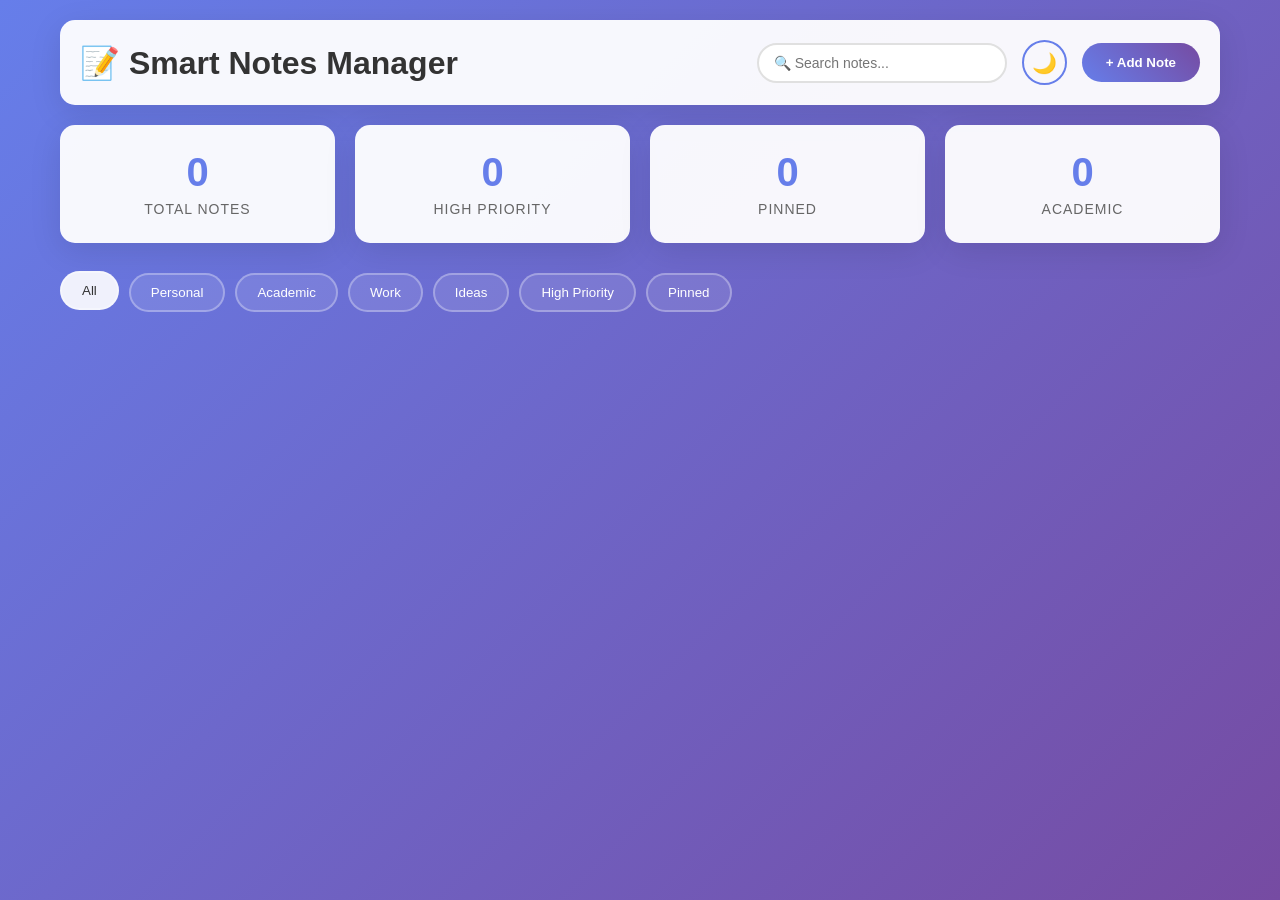
<file: project 6 Notes App/index.html>
<!DOCTYPE html>
<html lang="en">
<head>
    <meta charset="UTF-8">
    <meta name="viewport" content="width=device-width, initial-scale=1.0">
    <title>Smart Notes Manager</title>
    <link rel="stylesheet" href="style.css">
</head>
<body>
    <div class="container">
        <header>
            <h1>📝 Smart Notes Manager</h1>
            <div class="header-controls">
                <input type="text" id="searchBar" placeholder="🔍 Search notes..." oninput="searchNotes()">
                <button class="theme-toggle" onclick="toggleTheme()">🌙</button>
                <button class="btn-primary" onclick="openModal()">+ Add Note</button>
            </div>
        </header>

        <div class="dashboard">
            <div class="stat-card">
                <span class="stat-value" id="totalNotes">0</span>
                <span class="stat-label">Total Notes</span>
            </div>
            <div class="stat-card">
                <span class="stat-value" id="highPriority">0</span>
                <span class="stat-label">High Priority</span>
            </div>
            <div class="stat-card">
                <span class="stat-value" id="pinnedNotes">0</span>
                <span class="stat-label">Pinned</span>
            </div>
            <div class="stat-card">
                <span class="stat-value" id="academicNotes">0</span>
                <span class="stat-label">Academic</span>
            </div>
        </div>

        <div class="filter-section">
            <button class="filter-btn active" onclick="filterNotes('all')">All</button>
            <button class="filter-btn" onclick="filterNotes('personal')">Personal</button>
            <button class="filter-btn" onclick="filterNotes('academic')">Academic</button>
            <button class="filter-btn" onclick="filterNotes('work')">Work</button>
            <button class="filter-btn" onclick="filterNotes('ideas')">Ideas</button>
            <button class="filter-btn" onclick="filterNotes('high')">High Priority</button>
            <button class="filter-btn" onclick="filterNotes('pinned')">Pinned</button>
        </div>

        <div id="notesContainer" class="notes-grid"></div>
    </div>

    <!-- Modal -->
    <div id="noteModal" class="modal">
        <div class="modal-content">
            <span class="close" onclick="closeModal()">&times;</span>
            <h2 id="modalTitle">Add New Note</h2>
            <form id="noteForm" onsubmit="saveNote(event)">
                <div class="form-group">
                    <label>Title *</label>
                    <input type="text" id="noteTitle" placeholder="Enter note title" required>
                </div>
                <div class="form-group">
                    <label>Description * (min 10 characters)</label>
                    <textarea id="noteDescription" placeholder="Enter note description..." rows="5" required></textarea>
                    <span class="char-count" id="charCount">0 characters</span>
                </div>
                <div class="form-row">
                    <div class="form-group">
                        <label>Category</label>
                        <select id="noteCategory">
                            <option value="personal">Personal</option>
                            <option value="academic">Academic</option>
                            <option value="work">Work</option>
                            <option value="ideas">Ideas</option>
                        </select>
                    </div>
                    <div class="form-group">
                        <label>Priority</label>
                        <select id="notePriority">
                            <option value="low">Low</option>
                            <option value="medium">Medium</option>
                            <option value="high">High</option>
                        </select>
                    </div>
                </div>
                <div class="form-group">
                    <label>Tags (comma separated)</label>
                    <input type="text" id="noteTags" placeholder="e.g., DBMS, Exam, Project">
                </div>
                <div class="modal-actions">
                    <button type="button" class="btn-secondary" onclick="closeModal()">Cancel</button>
                    <button type="submit" class="btn-primary">Save Note</button>
                </div>
            </form>
        </div>
    </div>

    <script src="script.js"></script>
</body>
</html>
</file>
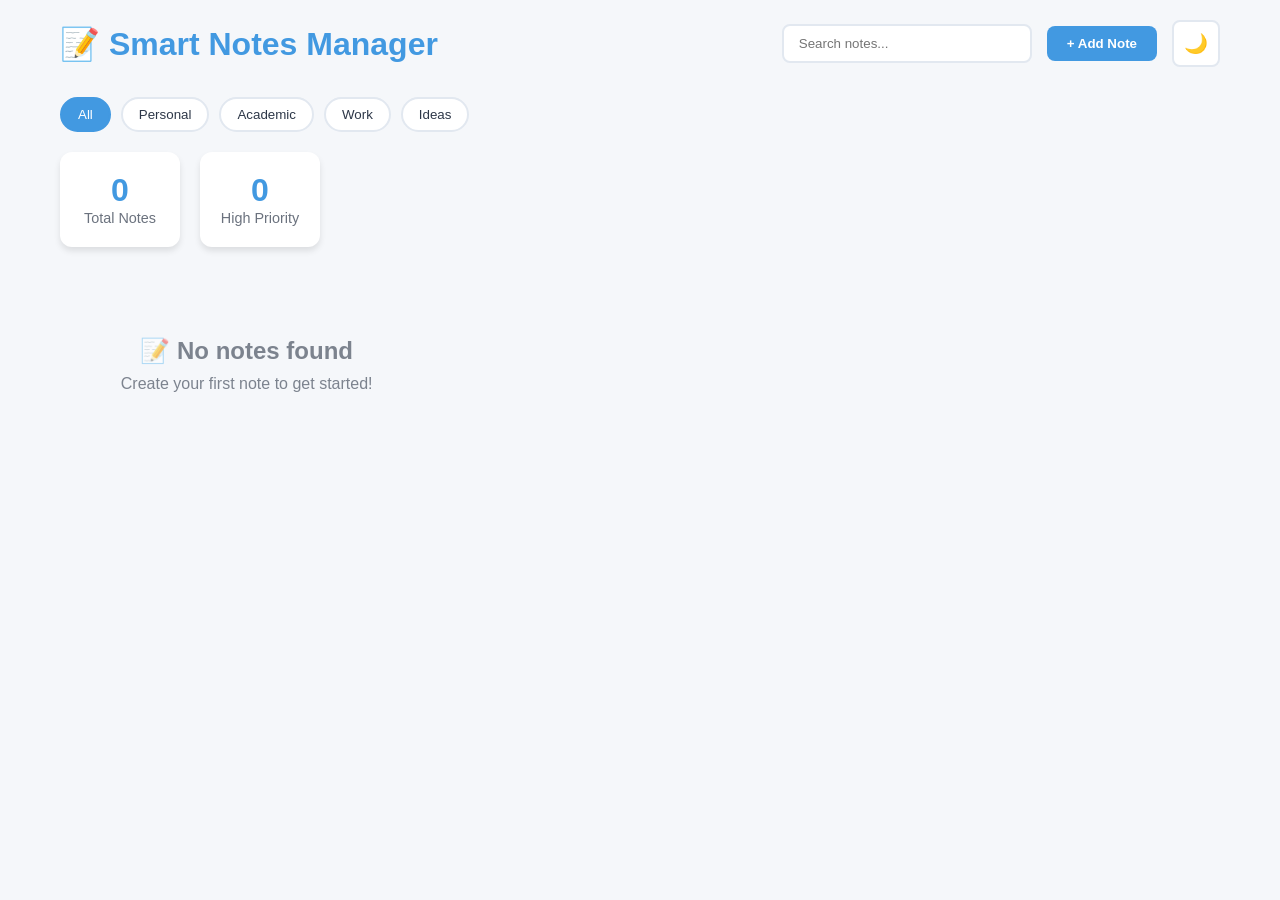
<file: project 6 Notes App/notes-app/index.html>
<!DOCTYPE html>
<html lang="en">
<head>
    <meta charset="UTF-8">
    <meta name="viewport" content="width=device-width, initial-scale=1.0">
    <title>Smart Notes Manager</title>
    <link rel="stylesheet" href="style.css">
</head>
<body>
    <div class="container">
        <header>
            <h1>📝 Smart Notes Manager</h1>
            <div class="header-controls">
                <input type="text" id="searchInput" placeholder="Search notes...">
                <button id="addNoteBtn" class="btn-primary">+ Add Note</button>
                <button id="themeToggle" class="btn-theme">🌙</button>
            </div>
        </header>

        <div class="filters">
            <button class="filter-btn active" data-filter="all">All</button>
            <button class="filter-btn" data-filter="Personal">Personal</button>
            <button class="filter-btn" data-filter="Academic">Academic</button>
            <button class="filter-btn" data-filter="Work">Work</button>
            <button class="filter-btn" data-filter="Ideas">Ideas</button>
        </div>

        <div class="stats">
            <div class="stat-card">
                <span class="stat-number" id="totalNotes">0</span>
                <span class="stat-label">Total Notes</span>
            </div>
            <div class="stat-card">
                <span class="stat-number" id="highPriority">0</span>
                <span class="stat-label">High Priority</span>
            </div>
        </div>

        <div id="notesContainer" class="notes-grid"></div>
    </div>

    <!-- Modal -->
    <div id="noteModal" class="modal">
        <div class="modal-content">
            <span class="close">&times;</span>
            <h2 id="modalTitle">Add New Note</h2>
            <form id="noteForm">
                <input type="hidden" id="noteId">
                <input type="text" id="noteTitle" placeholder="Note Title" required>
                <textarea id="noteDescription" placeholder="Note Description (min 10 characters)" required></textarea>
                <select id="noteCategory" required>
                    <option value="">Select Category</option>
                    <option value="Personal">Personal</option>
                    <option value="Academic">Academic</option>
                    <option value="Work">Work</option>
                    <option value="Ideas">Ideas</option>
                </select>
                <select id="notePriority" required>
                    <option value="">Select Priority</option>
                    <option value="Low">Low</option>
                    <option value="Medium">Medium</option>
                    <option value="High">High</option>
                </select>
                <div class="modal-buttons">
                    <button type="submit" class="btn-primary">Save Note</button>
                    <button type="button" id="cancelBtn" class="btn-secondary">Cancel</button>
                </div>
            </form>
        </div>
    </div>

    <script src="script.js"></script>
</body>
</html>
</file>
<file: project 6 Notes App/style.css>
* {
    margin: 0;
    padding: 0;
    box-sizing: border-box;
}

body {
    font-family: 'Segoe UI', Tahoma, Geneva, Verdana, sans-serif;
    background: linear-gradient(135deg, #667eea 0%, #764ba2 100%);
    min-height: 100vh;
    transition: all 0.3s ease;
}

.container {
    max-width: 1200px;
    margin: 0 auto;
    padding: 20px;
}

header {
    background: rgba(255, 255, 255, 0.95);
    padding: 20px;
    border-radius: 15px;
    margin-bottom: 20px;
    display: flex;
    justify-content: space-between;
    align-items: center;
    box-shadow: 0 8px 32px rgba(0, 0, 0, 0.1);
}

h1 {
    color: #333;
    font-size: 2rem;
}

.header-controls {
    display: flex;
    gap: 15px;
    align-items: center;
}

#searchBar {
    padding: 10px 15px;
    border: 2px solid #e0e0e0;
    border-radius: 25px;
    width: 250px;
    font-size: 14px;
    transition: border-color 0.3s;
}

#searchBar:focus {
    outline: none;
    border-color: #667eea;
}

.theme-toggle {
    background: none;
    border: 2px solid #667eea;
    border-radius: 50%;
    width: 45px;
    height: 45px;
    font-size: 20px;
    cursor: pointer;
    transition: all 0.3s;
}

.theme-toggle:hover {
    background: #667eea;
    transform: scale(1.1);
}

.btn-primary {
    background: linear-gradient(45deg, #667eea, #764ba2);
    color: white;
    border: none;
    padding: 12px 24px;
    border-radius: 25px;
    cursor: pointer;
    font-weight: 600;
    transition: transform 0.3s;
}

.btn-primary:hover {
    transform: translateY(-2px);
}

.dashboard {
    display: grid;
    grid-template-columns: repeat(auto-fit, minmax(200px, 1fr));
    gap: 20px;
    margin-bottom: 30px;
}

.stat-card {
    background: rgba(255, 255, 255, 0.95);
    padding: 25px;
    border-radius: 15px;
    text-align: center;
    box-shadow: 0 8px 32px rgba(0, 0, 0, 0.1);
    transition: transform 0.3s;
}

.stat-card:hover {
    transform: translateY(-5px);
}

.stat-value {
    display: block;
    font-size: 2.5rem;
    font-weight: bold;
    color: #667eea;
    margin-bottom: 5px;
}

.stat-label {
    color: #666;
    font-size: 14px;
    text-transform: uppercase;
    letter-spacing: 1px;
}

.filter-section {
    display: flex;
    gap: 10px;
    margin-bottom: 30px;
    flex-wrap: wrap;
}

.filter-btn {
    padding: 10px 20px;
    border: 2px solid rgba(255, 255, 255, 0.3);
    background: rgba(255, 255, 255, 0.1);
    color: white;
    border-radius: 25px;
    cursor: pointer;
    transition: all 0.3s;
    font-weight: 500;
}

.filter-btn:hover, .filter-btn.active {
    background: rgba(255, 255, 255, 0.9);
    color: #333;
    transform: translateY(-2px);
}

.notes-grid {
    display: grid;
    grid-template-columns: repeat(auto-fill, minmax(300px, 1fr));
    gap: 20px;
}

.note-card {
    background: rgba(255, 255, 255, 0.95);
    padding: 20px;
    border-radius: 15px;
    box-shadow: 0 8px 32px rgba(0, 0, 0, 0.1);
    transition: all 0.3s;
    border-left: 5px solid #667eea;
}

.note-card:hover {
    transform: translateY(-5px);
    box-shadow: 0 12px 40px rgba(0, 0, 0, 0.15);
}

.note-card.high {
    border-left-color: #ff4757;
}

.note-card.medium {
    border-left-color: #ffa502;
}

.note-card.low {
    border-left-color: #2ed573;
}

.note-header {
    display: flex;
    justify-content: space-between;
    align-items: flex-start;
    margin-bottom: 15px;
}

.note-header h3 {
    color: #333;
    font-size: 1.2rem;
    margin-bottom: 5px;
}

.note-actions {
    display: flex;
    gap: 5px;
}

.note-actions button {
    background: none;
    border: none;
    font-size: 16px;
    cursor: pointer;
    padding: 5px;
    border-radius: 5px;
    transition: background 0.3s;
}

.note-actions button:hover {
    background: rgba(0, 0, 0, 0.1);
}

.note-card p {
    color: #666;
    line-height: 1.6;
    margin-bottom: 15px;
}

.note-meta {
    display: flex;
    gap: 10px;
    margin-bottom: 10px;
    flex-wrap: wrap;
}

.category, .priority, .date {
    padding: 4px 12px;
    border-radius: 15px;
    font-size: 12px;
    font-weight: 500;
    text-transform: uppercase;
}

.category {
    background: #e3f2fd;
    color: #1976d2;
}

.priority {
    background: #fff3e0;
    color: #f57c00;
}

.date {
    background: #f3e5f5;
    color: #7b1fa2;
}

.tags {
    display: flex;
    gap: 5px;
    flex-wrap: wrap;
}

.tag {
    background: #e8f5e8;
    color: #2e7d32;
    padding: 3px 8px;
    border-radius: 10px;
    font-size: 11px;
}

.modal {
    display: none;
    position: fixed;
    z-index: 1000;
    left: 0;
    top: 0;
    width: 100%;
    height: 100%;
    background: rgba(0, 0, 0, 0.5);
    backdrop-filter: blur(5px);
}

.modal-content {
    background: white;
    margin: 5% auto;
    padding: 30px;
    border-radius: 15px;
    width: 90%;
    max-width: 500px;
    position: relative;
    animation: slideIn 0.3s ease;
}

@keyframes slideIn {
    from { transform: translateY(-50px); opacity: 0; }
    to { transform: translateY(0); opacity: 1; }
}

.close {
    position: absolute;
    right: 20px;
    top: 15px;
    font-size: 28px;
    cursor: pointer;
    color: #999;
}

.close:hover {
    color: #333;
}

.form-group {
    margin-bottom: 20px;
}

.form-group label {
    display: block;
    margin-bottom: 8px;
    font-weight: 600;
    color: #333;
}

.form-group input, .form-group select, .form-group textarea {
    width: 100%;
    padding: 12px;
    border: 2px solid #e0e0e0;
    border-radius: 8px;
    font-size: 14px;
    transition: border-color 0.3s;
}

.form-group input:focus, .form-group select:focus, .form-group textarea:focus {
    outline: none;
    border-color: #667eea;
}

.form-row {
    display: grid;
    grid-template-columns: 1fr 1fr;
    gap: 15px;
}

.char-count {
    font-size: 12px;
    color: #999;
    margin-top: 5px;
}

.modal-actions {
    display: flex;
    gap: 15px;
    justify-content: flex-end;
    margin-top: 30px;
}

.btn-secondary {
    background: #f5f5f5;
    color: #333;
    border: none;
    padding: 12px 24px;
    border-radius: 25px;
    cursor: pointer;
    font-weight: 600;
    transition: background 0.3s;
}

.btn-secondary:hover {
    background: #e0e0e0;
}

.dark-theme {
    background: linear-gradient(135deg, #2c3e50 0%, #34495e 100%);
}

.dark-theme .stat-card,
.dark-theme header,
.dark-theme .note-card,
.dark-theme .modal-content {
    background: rgba(52, 73, 94, 0.95);
    color: #ecf0f1;
}

.dark-theme h1,
.dark-theme .note-header h3 {
    color: #ecf0f1;
}

@media (max-width: 768px) {
    header {
        flex-direction: column;
        gap: 15px;
    }
    
    .header-controls {
        width: 100%;
        justify-content: center;
    }
    
    #searchBar {
        width: 200px;
    }
    
    .notes-grid {
        grid-template-columns: 1fr;
    }
    
    .form-row {
        grid-template-columns: 1fr;
    }
}
</file>
<file: project 6 Notes App/notes-app/style.css>
* {
    margin: 0;
    padding: 0;
    box-sizing: border-box;
}

:root {
    --bg-color: #f5f7fa;
    --card-bg: #ffffff;
    --text-color: #2d3748;
    --border-color: #e2e8f0;
    --primary-color: #4299e1;
    --success-color: #48bb78;
    --warning-color: #ed8936;
    --danger-color: #f56565;
    --shadow: 0 4px 6px rgba(0, 0, 0, 0.1);
}

[data-theme="dark"] {
    --bg-color: #1a202c;
    --card-bg: #2d3748;
    --text-color: #e2e8f0;
    --border-color: #4a5568;
}

body {
    font-family: 'Segoe UI', Tahoma, Geneva, Verdana, sans-serif;
    background: var(--bg-color);
    color: var(--text-color);
    transition: all 0.3s ease;
}

.container {
    max-width: 1200px;
    margin: 0 auto;
    padding: 20px;
}

header {
    display: flex;
    justify-content: space-between;
    align-items: center;
    margin-bottom: 30px;
    flex-wrap: wrap;
    gap: 20px;
}

h1 {
    font-size: 2rem;
    color: var(--primary-color);
}

.header-controls {
    display: flex;
    gap: 15px;
    align-items: center;
}

#searchInput {
    padding: 10px 15px;
    border: 2px solid var(--border-color);
    border-radius: 8px;
    background: var(--card-bg);
    color: var(--text-color);
    width: 250px;
}

.btn-primary {
    background: var(--primary-color);
    color: white;
    border: none;
    padding: 10px 20px;
    border-radius: 8px;
    cursor: pointer;
    font-weight: 600;
    transition: all 0.3s ease;
}

.btn-primary:hover {
    transform: translateY(-2px);
    box-shadow: var(--shadow);
}

.btn-theme {
    background: var(--card-bg);
    border: 2px solid var(--border-color);
    padding: 10px;
    border-radius: 8px;
    cursor: pointer;
    font-size: 1.2rem;
}

.filters {
    display: flex;
    gap: 10px;
    margin-bottom: 20px;
    flex-wrap: wrap;
}

.filter-btn {
    padding: 8px 16px;
    border: 2px solid var(--border-color);
    background: var(--card-bg);
    color: var(--text-color);
    border-radius: 20px;
    cursor: pointer;
    transition: all 0.3s ease;
}

.filter-btn.active, .filter-btn:hover {
    background: var(--primary-color);
    color: white;
    border-color: var(--primary-color);
}

.stats {
    display: flex;
    gap: 20px;
    margin-bottom: 30px;
}

.stat-card {
    background: var(--card-bg);
    padding: 20px;
    border-radius: 12px;
    box-shadow: var(--shadow);
    text-align: center;
    min-width: 120px;
}

.stat-number {
    display: block;
    font-size: 2rem;
    font-weight: bold;
    color: var(--primary-color);
}

.stat-label {
    font-size: 0.9rem;
    color: var(--text-color);
    opacity: 0.7;
}

.notes-grid {
    display: grid;
    grid-template-columns: repeat(auto-fill, minmax(300px, 1fr));
    gap: 20px;
}

.note-card {
    background: var(--card-bg);
    border-radius: 12px;
    padding: 20px;
    box-shadow: var(--shadow);
    transition: all 0.3s ease;
    border-left: 4px solid var(--primary-color);
}

.note-card:hover {
    transform: translateY(-5px);
    box-shadow: 0 8px 25px rgba(0, 0, 0, 0.15);
}

.note-card.pinned {
    border-left-color: var(--warning-color);
    background: linear-gradient(135deg, var(--card-bg) 0%, rgba(237, 137, 54, 0.1) 100%);
}

.note-header {
    display: flex;
    justify-content: space-between;
    align-items: flex-start;
    margin-bottom: 10px;
}

.note-title {
    font-size: 1.2rem;
    font-weight: 600;
    margin-bottom: 5px;
}

.note-actions {
    display: flex;
    gap: 5px;
}

.action-btn {
    background: none;
    border: none;
    cursor: pointer;
    padding: 5px;
    border-radius: 4px;
    transition: all 0.3s ease;
}

.action-btn:hover {
    background: var(--border-color);
}

.note-description {
    margin-bottom: 15px;
    line-height: 1.5;
    color: var(--text-color);
    opacity: 0.8;
}

.note-meta {
    display: flex;
    justify-content: space-between;
    align-items: center;
    font-size: 0.9rem;
}

.category-badge {
    padding: 4px 12px;
    border-radius: 20px;
    font-size: 0.8rem;
    font-weight: 600;
}

.priority-low { background: var(--success-color); color: white; }
.priority-medium { background: var(--warning-color); color: white; }
.priority-high { background: var(--danger-color); color: white; }

.modal {
    display: none;
    position: fixed;
    z-index: 1000;
    left: 0;
    top: 0;
    width: 100%;
    height: 100%;
    background: rgba(0, 0, 0, 0.5);
}

.modal-content {
    background: var(--card-bg);
    margin: 5% auto;
    padding: 30px;
    border-radius: 12px;
    width: 90%;
    max-width: 500px;
    position: relative;
}

.close {
    position: absolute;
    right: 20px;
    top: 15px;
    font-size: 2rem;
    cursor: pointer;
    color: var(--text-color);
}

#noteForm {
    display: flex;
    flex-direction: column;
    gap: 15px;
}

#noteForm input, #noteForm textarea, #noteForm select {
    padding: 12px;
    border: 2px solid var(--border-color);
    border-radius: 8px;
    background: var(--card-bg);
    color: var(--text-color);
    font-family: inherit;
}

#noteForm textarea {
    min-height: 100px;
    resize: vertical;
}

.modal-buttons {
    display: flex;
    gap: 10px;
    justify-content: flex-end;
}

.btn-secondary {
    background: var(--border-color);
    color: var(--text-color);
    border: none;
    padding: 10px 20px;
    border-radius: 8px;
    cursor: pointer;
}

.empty-state {
    text-align: center;
    padding: 60px 20px;
    color: var(--text-color);
    opacity: 0.6;
}

.empty-state h3 {
    font-size: 1.5rem;
    margin-bottom: 10px;
}

@media (max-width: 768px) {
    header {
        flex-direction: column;
        text-align: center;
    }
    
    .header-controls {
        width: 100%;
        justify-content: center;
    }
    
    #searchInput {
        width: 100%;
        max-width: 300px;
    }
    
    .notes-grid {
        grid-template-columns: 1fr;
    }
    
    .stats {
        justify-content: center;
    }
}
</file>
